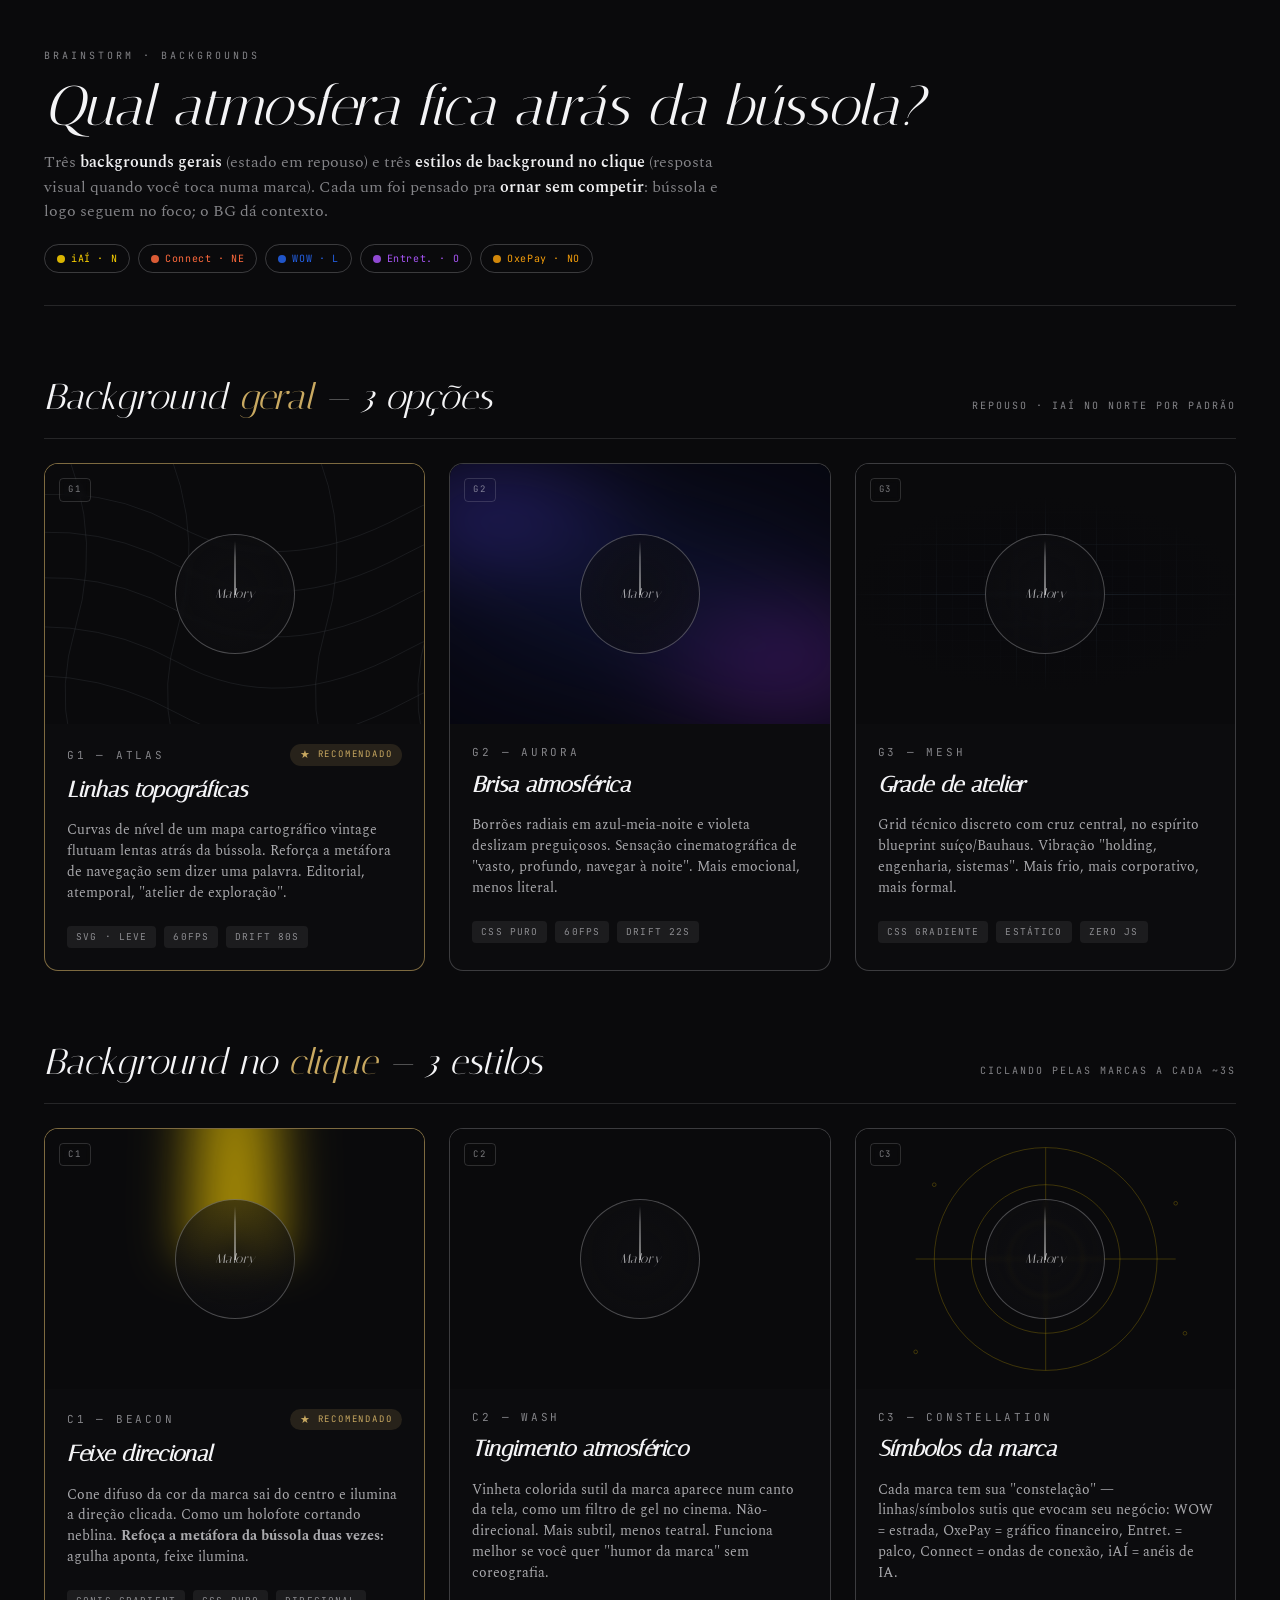
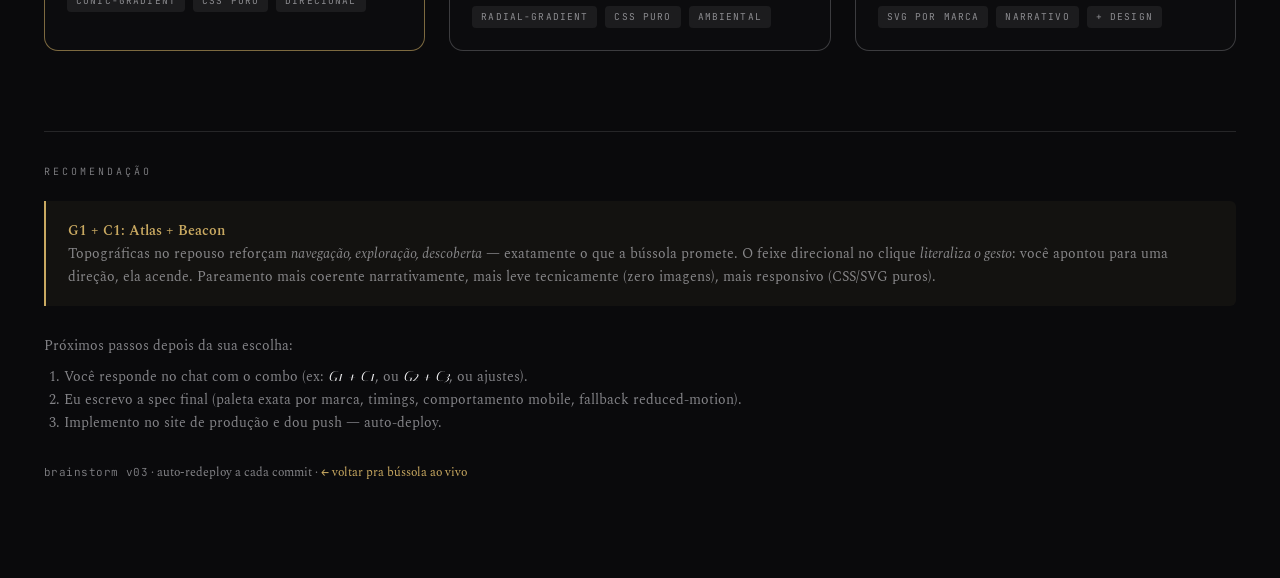
<file: brainstorm/index.html>
<!DOCTYPE html>
<html lang="pt-BR">
<head>
<meta charset="UTF-8">
<meta name="viewport" content="width=device-width, initial-scale=1, viewport-fit=cover">
<title>Brainstorm · Backgrounds</title>
<link rel="stylesheet" href="../shared/base.css">
<link rel="icon" href="/favicon.ico" sizes="any">
<link rel="icon" type="image/png" sizes="32x32" href="/favicon-32.png">
<link rel="icon" type="image/png" sizes="16x16" href="/favicon-16.png">
<link rel="apple-touch-icon" href="/apple-touch-icon.png">
<link rel="manifest" href="/site.webmanifest">
<meta name="theme-color" content="#0a0a0c">
<style>
:root{
  --bg:#0a0a0c; --ink:#0a0a0c;
  --paper:#f0f0f2;
  --line:rgba(232,232,236,.12);
  --line-strong:rgba(232,232,236,.22);
  --muted:rgba(232,232,236,.55);
  --hi:#f4f4f6;
  --gold:#c9a961;
  --iai:#ffd400; --connect:#ff6a3d; --wow:#2563eb; --ent:#a855f7; --oxe:#f59e0b;
}
*{box-sizing:border-box}
html,body{margin:0; background:var(--bg); color:var(--paper);
  font-family:'Spectral','Georgia',serif; font-weight:400; -webkit-font-smoothing:antialiased; }
.mono{font-family:'JetBrains Mono',monospace; letter-spacing:.04em; font-size:11px;}
.italic{font-family:'Italiana','Spectral',serif; font-style:italic;}

.wrap{ max-width:1240px; margin:0 auto; padding:48px 24px 96px; }
header{ margin-bottom:48px; border-bottom:1px solid var(--line); padding-bottom:32px; }
.eyebrow{ font-family:'JetBrains Mono',monospace; font-size:10px; letter-spacing:.3em; text-transform:uppercase; color:var(--muted); margin-bottom:14px; }
h1{ font-family:'Italiana','Spectral',serif; font-style:italic; font-weight:400; font-size:clamp(36px,5vw,56px); margin:0 0 14px; line-height:1.05; color:var(--hi); }
.lede{ color:var(--muted); max-width:680px; font-size:16px; line-height:1.55; }
.lede b{color:var(--paper); font-weight:600;}
.legend{ display:flex; flex-wrap:wrap; gap:8px; margin-top:20px; }
.brand-pill{ display:inline-flex; align-items:center; gap:6px; padding:6px 12px; border:1px solid var(--line-strong); border-radius:999px; font-family:'JetBrains Mono',monospace; font-size:10px; letter-spacing:.06em; color:var(--muted); }
.brand-pill::before{ content:''; width:8px; height:8px; border-radius:50%; background:currentColor; opacity:.85; }

section.block{ margin-top:64px; }
.section-head{ display:flex; align-items:baseline; justify-content:space-between; gap:24px; margin-bottom:24px; padding-bottom:14px; border-bottom:1px solid var(--line); }
.section-head h2{ font-family:'Italiana','Spectral',serif; font-style:italic; font-weight:400; font-size:clamp(24px,3.4vw,36px); margin:0; color:var(--hi); }
.section-head .meta{ font-family:'JetBrains Mono',monospace; font-size:10px; letter-spacing:.2em; text-transform:uppercase; color:var(--muted); white-space:nowrap; }

.grid{ display:grid; grid-template-columns:repeat(3, 1fr); gap:24px; }
@media (max-width:960px){ .grid{ grid-template-columns:1fr; } }

.card{ border:1px solid var(--line-strong); border-radius:14px; overflow:hidden; background:#0c0c0e;
  display:flex; flex-direction:column; transition:transform .35s ease, border-color .35s ease; }
.card.rec{ border-color:rgba(201,169,97,.6); }
.card.rec .rec-tag{ display:inline-flex; }
.rec-tag{ display:none; align-items:center; gap:6px; padding:4px 10px; border-radius:999px;
  background:rgba(201,169,97,.14); color:var(--gold); font-family:'JetBrains Mono',monospace; font-size:9px; letter-spacing:.2em; text-transform:uppercase; }
.rec-tag::before{ content:'★'; font-size:11px; line-height:1; }

.preview{ position:relative; height:260px; overflow:hidden; background:var(--bg); }
.preview .stage{ position:absolute; inset:0; }
.preview .compass-mini{
  position:absolute; left:50%; top:50%; transform:translate(-50%,-50%);
  width:120px; height:120px; border:1px solid rgba(232,232,236,.28); border-radius:50%;
  display:grid; place-items:center; z-index:5; backdrop-filter:blur(2px);
  background:radial-gradient(circle at 50% 45%, rgba(15,15,18,.8), rgba(15,15,18,.55) 70%, transparent);
}
.preview .compass-mini::before{
  content:''; position:absolute; width:1px; height:54px; background:linear-gradient(180deg, transparent, rgba(255,255,255,.55) 30%, #fff);
  top:6px; left:50%; transform:translateX(-50%); z-index:6;
}
.preview .compass-mini .center{ font-family:'Italiana','Spectral',serif; font-style:italic; font-size:13px; color:rgba(232,232,236,.7); letter-spacing:.04em; }

.card-body{ padding:20px 22px 22px; display:flex; flex-direction:column; gap:10px; }
.card-head{ display:flex; align-items:center; justify-content:space-between; gap:12px; }
.card-id{ font-family:'JetBrains Mono',monospace; font-size:11px; letter-spacing:.25em; color:var(--muted); }
.card-title{ font-family:'Italiana','Spectral',serif; font-style:italic; font-size:22px; line-height:1.1; color:var(--hi); margin:2px 0 8px; }
.card-desc{ font-size:13.5px; line-height:1.55; color:rgba(232,232,236,.72); }
.card-meta{ display:flex; flex-wrap:wrap; gap:8px; margin-top:12px; }
.tag{ font-family:'JetBrains Mono',monospace; font-size:9.5px; letter-spacing:.12em; text-transform:uppercase; padding:4px 9px; border-radius:4px; background:rgba(232,232,236,.07); color:var(--muted); }

footer{ margin-top:80px; padding-top:32px; border-top:1px solid var(--line); color:var(--muted); font-size:14px; line-height:1.65; }
footer .italic{ color:var(--hi); }
footer .rec-block{ margin:20px 0; padding:18px 22px; border-left:2px solid var(--gold); background:rgba(201,169,97,.05); border-radius:0 6px 6px 0; }
footer .rec-block b{ color:var(--gold); font-weight:600; }

/* ============ G1 — ATLAS ============ */
.bg-atlas{ background:#0a0a0c; }
.bg-atlas .contour{ position:absolute; inset:-10%; opacity:.32; }
.bg-atlas .contour svg{ width:100%; height:100%; }
.bg-atlas .contour path{ fill:none; stroke:rgba(180,196,210,.42); stroke-width:.6; }
.bg-atlas .drift{ animation:atlasDrift 80s linear infinite; transform-origin:50% 50%; }
@keyframes atlasDrift{ from{transform:translate(0,0) rotate(0deg)} to{transform:translate(-3%,2%) rotate(360deg)} }

/* ============ G2 — AURORA ============ */
.bg-aurora{ background:#070710; }
.bg-aurora::before{ content:''; position:absolute; inset:-20%;
  background:
    radial-gradient(ellipse 55% 35% at 22% 28%, rgba(64,52,180,.55), transparent 60%),
    radial-gradient(ellipse 50% 40% at 78% 70%, rgba(120,40,180,.42), transparent 65%),
    radial-gradient(ellipse 70% 50% at 50% 50%, rgba(20,30,80,.5), transparent 75%);
  filter:blur(40px);
  animation:auroraShift 22s ease-in-out infinite alternate;
}
@keyframes auroraShift{
  0%{ transform:translate(0,0) scale(1); }
  100%{ transform:translate(2%,-3%) scale(1.05); }
}

/* ============ G3 — MESH ============ */
.bg-mesh{ background:#08080c; }
.bg-mesh::before{ content:''; position:absolute; inset:0; opacity:.30;
  background-image:
    linear-gradient(rgba(110,150,180,.32) 1px, transparent 1px),
    linear-gradient(90deg, rgba(110,150,180,.32) 1px, transparent 1px),
    linear-gradient(rgba(110,150,180,.10) 1px, transparent 1px),
    linear-gradient(90deg, rgba(110,150,180,.10) 1px, transparent 1px);
  background-size: 80px 80px, 80px 80px, 16px 16px, 16px 16px;
  background-position: 0 0, 0 0, 0 0, 0 0;
}
.bg-mesh::after{ content:''; position:absolute; inset:0;
  background:radial-gradient(ellipse 70% 50% at 50% 50%, transparent 0%, var(--bg) 75%);
}
.bg-mesh .crosshair{ position:absolute; inset:0; pointer-events:none; }
.bg-mesh .crosshair::before, .bg-mesh .crosshair::after{ content:''; position:absolute; background:rgba(110,150,180,.18); }
.bg-mesh .crosshair::before{ left:0; right:0; top:50%; height:1px; }
.bg-mesh .crosshair::after{ top:0; bottom:0; left:50%; width:1px; }

/* ============ C1 — BEACON ============ */
.click-c1 .stage{ background:#0a0a0c; overflow:hidden; --beam:#ffd400; }
.click-c1 .stage::before{
  content:''; position:absolute; left:50%; top:50%;
  width:520px; height:200px;
  background:radial-gradient(ellipse 480px 90px at 40px center, var(--beam) 0%, var(--beam) 18%, rgba(0,0,0,0) 80%);
  transform-origin:0 50%;
  transform:translate(0,-50%) rotate(-90deg);
  filter:blur(20px); opacity:.62;
  animation:beaconSweep 14s ease-in-out infinite;
  will-change:transform;
}
@keyframes beaconSweep{
  0%,   14%  { transform:translate(0,-50%) rotate(-90deg);  --beam:#ffd400; }  /* N · iAÍ */
  18%,  32%  { transform:translate(0,-50%) rotate(-45deg);  --beam:#ff6a3d; }  /* NE · Connect */
  36%,  50%  { transform:translate(0,-50%) rotate(0deg);    --beam:#2563eb; }  /* L · WOW */
  54%,  68%  { transform:translate(0,-50%) rotate(180deg);  --beam:#a855f7; }  /* O · Entret. */
  72%,  86%  { transform:translate(0,-50%) rotate(225deg);  --beam:#f59e0b; }  /* NO · OxePay */
  90%, 100%  { transform:translate(0,-50%) rotate(270deg);  --beam:#ffd400; }  /* volta N */
}

/* ============ C2 — WASH ============ */
.click-c2 .stage{ background:#0a0a0c; transition:background 1.6s ease; animation:washCycle 16s infinite; }
@keyframes washCycle{
  0%, 100% { background:
    radial-gradient(ellipse 80% 70% at 50% 50%, transparent 40%, #0a0a0c 90%),
    radial-gradient(ellipse 100% 80% at 50% 100%, rgba(255,212,0,.18), transparent 70%); }
  20% { background:
    radial-gradient(ellipse 80% 70% at 50% 50%, transparent 40%, #0a0a0c 90%),
    radial-gradient(ellipse 90% 80% at 100% 50%, rgba(37,99,235,.22), transparent 65%); }
  40% { background:
    radial-gradient(ellipse 80% 70% at 50% 50%, transparent 40%, #0a0a0c 90%),
    radial-gradient(ellipse 90% 80% at 0% 50%, rgba(168,85,247,.20), transparent 65%); }
  60% { background:
    radial-gradient(ellipse 80% 70% at 50% 50%, transparent 40%, #0a0a0c 90%),
    radial-gradient(ellipse 90% 70% at 100% 30%, rgba(255,106,61,.18), transparent 65%); }
  80% { background:
    radial-gradient(ellipse 80% 70% at 50% 50%, transparent 40%, #0a0a0c 90%),
    radial-gradient(ellipse 90% 70% at 0% 30%, rgba(245,158,11,.18), transparent 65%); }
}

/* ============ C3 — CONSTELLATION ============ */
.click-c3 .stage{ background:#0a0a0c; overflow:hidden; }
.click-c3 .layer{ position:absolute; inset:0; opacity:0; transition:opacity 1s ease; }
.click-c3 .layer.show{ opacity:.55; }
.click-c3 svg{ width:100%; height:100%; }
.click-c3 .l-iai path, .click-c3 .l-iai circle{ fill:none; stroke:rgba(255,212,0,.7); stroke-width:.6; }
.click-c3 .l-wow path, .click-c3 .l-wow line{ fill:none; stroke:rgba(37,99,235,.7); stroke-width:.6; }
.click-c3 .l-ent path, .click-c3 .l-ent line{ fill:none; stroke:rgba(168,85,247,.7); stroke-width:.6; }
.click-c3 .l-oxe path, .click-c3 .l-oxe line{ fill:none; stroke:rgba(245,158,11,.7); stroke-width:.6; }
.click-c3 .l-con path, .click-c3 .l-con line{ fill:none; stroke:rgba(255,106,61,.7); stroke-width:.6; }

.label-direction{ position:absolute; top:14px; left:14px; z-index:8;
  font-family:'JetBrains Mono',monospace; font-size:9px; letter-spacing:.2em; text-transform:uppercase;
  color:rgba(232,232,236,.5); padding:4px 8px; border:1px solid rgba(232,232,236,.16); border-radius:4px; backdrop-filter:blur(3px); }

</style>
</head>
<body>
<div class="wrap">

<header>
  <div class="eyebrow">Brainstorm · Backgrounds</div>
  <h1>Qual atmosfera fica atrás da bússola?</h1>
  <p class="lede">
    Três <b>backgrounds gerais</b> (estado em repouso) e três <b>estilos de background no clique</b>
    (resposta visual quando você toca numa marca). Cada um foi pensado pra <b>ornar sem competir</b>:
    bússola e logo seguem no foco; o BG dá contexto.
  </p>
  <div class="legend">
    <span class="brand-pill" style="color:#ffd400">iAÍ · N</span>
    <span class="brand-pill" style="color:#ff6a3d">Connect · NE</span>
    <span class="brand-pill" style="color:#2563eb">WOW · L</span>
    <span class="brand-pill" style="color:#a855f7">Entret. · O</span>
    <span class="brand-pill" style="color:#f59e0b">OxePay · NO</span>
  </div>
</header>

<section class="block">
  <div class="section-head">
    <h2>Background <span style="color:var(--gold)">geral</span> — 3 opções</h2>
    <span class="meta">repouso · iAÍ no norte por padrão</span>
  </div>
  <div class="grid">

    <article class="card rec">
      <div class="preview">
        <div class="stage bg-atlas">
          <div class="contour drift">
            <svg viewBox="0 0 400 300" preserveAspectRatio="xMidYMid slice" aria-hidden="true">
              <g>
                <path d="M-50,80 Q60,40 150,90 T350,80 T550,100"/>
                <path d="M-50,110 Q60,75 150,125 T350,115 T550,135"/>
                <path d="M-50,150 Q60,115 150,165 T350,155 T550,175"/>
                <path d="M-50,190 Q60,160 150,210 T350,200 T550,220"/>
                <path d="M-50,230 Q60,205 150,255 T350,245 T550,265"/>
                <path d="M30,-20 Q90,80 60,180 T100,360"/>
                <path d="M120,-20 Q180,80 150,180 T190,360"/>
                <path d="M250,-20 Q310,80 280,180 T320,360"/>
                <path d="M340,-20 Q400,80 370,180 T410,360"/>
              </g>
            </svg>
          </div>
        </div>
        <div class="compass-mini"><span class="center">Malory</span></div>
        <span class="label-direction">G1</span>
      </div>
      <div class="card-body">
        <div class="card-head">
          <span class="card-id">G1 — ATLAS</span>
          <span class="rec-tag">recomendado</span>
        </div>
        <h3 class="card-title">Linhas topográficas</h3>
        <p class="card-desc">Curvas de nível de um mapa cartográfico vintage flutuam lentas atrás da bússola.
        Reforça a metáfora de navegação sem dizer uma palavra. Editorial, atemporal, "atelier de exploração".</p>
        <div class="card-meta">
          <span class="tag">SVG · leve</span>
          <span class="tag">60fps</span>
          <span class="tag">drift 80s</span>
        </div>
      </div>
    </article>

    <article class="card">
      <div class="preview">
        <div class="stage bg-aurora"></div>
        <div class="compass-mini"><span class="center">Malory</span></div>
        <span class="label-direction">G2</span>
      </div>
      <div class="card-body">
        <div class="card-head">
          <span class="card-id">G2 — AURORA</span>
        </div>
        <h3 class="card-title">Brisa atmosférica</h3>
        <p class="card-desc">Borrões radiais em azul-meia-noite e violeta deslizam preguiçosos.
        Sensação cinematográfica de "vasto, profundo, navegar à noite". Mais emocional, menos literal.</p>
        <div class="card-meta">
          <span class="tag">CSS puro</span>
          <span class="tag">60fps</span>
          <span class="tag">drift 22s</span>
        </div>
      </div>
    </article>

    <article class="card">
      <div class="preview">
        <div class="stage bg-mesh">
          <div class="crosshair"></div>
        </div>
        <div class="compass-mini"><span class="center">Malory</span></div>
        <span class="label-direction">G3</span>
      </div>
      <div class="card-body">
        <div class="card-head">
          <span class="card-id">G3 — MESH</span>
        </div>
        <h3 class="card-title">Grade de atelier</h3>
        <p class="card-desc">Grid técnico discreto com cruz central, no espírito blueprint suíço/Bauhaus.
        Vibração "holding, engenharia, sistemas". Mais frio, mais corporativo, mais formal.</p>
        <div class="card-meta">
          <span class="tag">CSS gradiente</span>
          <span class="tag">estático</span>
          <span class="tag">zero JS</span>
        </div>
      </div>
    </article>

  </div>
</section>

<section class="block">
  <div class="section-head">
    <h2>Background no <span style="color:var(--gold)">clique</span> — 3 estilos</h2>
    <span class="meta">ciclando pelas marcas a cada ~3s</span>
  </div>
  <div class="grid">

    <article class="card rec">
      <div class="preview click-c1">
        <div class="stage"></div>
        <div class="compass-mini"><span class="center">Malory</span></div>
        <span class="label-direction">C1</span>
      </div>
      <div class="card-body">
        <div class="card-head">
          <span class="card-id">C1 — BEACON</span>
          <span class="rec-tag">recomendado</span>
        </div>
        <h3 class="card-title">Feixe direcional</h3>
        <p class="card-desc">Cone difuso da cor da marca sai do centro e ilumina a direção clicada.
        Como um holofote cortando neblina. <b>Refoça a metáfora da bússola duas vezes:</b> agulha aponta, feixe ilumina.</p>
        <div class="card-meta">
          <span class="tag">conic-gradient</span>
          <span class="tag">CSS puro</span>
          <span class="tag">direcional</span>
        </div>
      </div>
    </article>

    <article class="card">
      <div class="preview click-c2">
        <div class="stage"></div>
        <div class="compass-mini"><span class="center">Malory</span></div>
        <span class="label-direction">C2</span>
      </div>
      <div class="card-body">
        <div class="card-head">
          <span class="card-id">C2 — WASH</span>
        </div>
        <h3 class="card-title">Tingimento atmosférico</h3>
        <p class="card-desc">Vinheta colorida sutil da marca aparece num canto da tela, como um filtro de gel no cinema.
        Não-direcional. Mais subtil, menos teatral. Funciona melhor se você quer "humor da marca" sem coreografia.</p>
        <div class="card-meta">
          <span class="tag">radial-gradient</span>
          <span class="tag">CSS puro</span>
          <span class="tag">ambiental</span>
        </div>
      </div>
    </article>

    <article class="card">
      <div class="preview click-c3">
        <div class="stage">
          <div class="layer l-iai show">
            <svg viewBox="0 0 400 280">
              <circle cx="200" cy="140" r="40"/>
              <circle cx="200" cy="140" r="80"/>
              <circle cx="200" cy="140" r="120"/>
              <path d="M60,140 L340,140 M200,20 L200,260"/>
              <circle cx="80" cy="60" r="2"/>
              <circle cx="340" cy="80" r="2"/>
              <circle cx="60" cy="240" r="2"/>
              <circle cx="350" cy="220" r="2"/>
            </svg>
          </div>
          <div class="layer l-con">
            <svg viewBox="0 0 400 280">
              <path d="M40,200 Q120,140 200,180 T360,140"/>
              <path d="M40,180 Q120,120 200,160 T360,120"/>
              <path d="M40,220 Q120,160 200,200 T360,160"/>
              <line x1="80" y1="100" x2="120" y2="140"/>
              <line x1="280" y1="80" x2="320" y2="120"/>
            </svg>
          </div>
          <div class="layer l-wow">
            <svg viewBox="0 0 400 280">
              <path d="M0,200 L400,200"/>
              <path d="M0,210 L400,210"/>
              <path d="M40,200 L80,160 L160,160 L200,200"/>
              <path d="M240,200 L280,170 L350,170 L380,200"/>
              <line x1="0" y1="220" x2="40" y2="220"/>
              <line x1="80" y1="220" x2="120" y2="220"/>
              <line x1="160" y1="220" x2="200" y2="220"/>
              <line x1="240" y1="220" x2="280" y2="220"/>
              <line x1="320" y1="220" x2="360" y2="220"/>
            </svg>
          </div>
          <div class="layer l-ent">
            <svg viewBox="0 0 400 280">
              <path d="M80,40 L80,100 M200,40 L200,100 M320,40 L320,100"/>
              <path d="M60,100 Q80,140 100,100 M180,100 Q200,150 220,100 M300,100 Q320,140 340,100"/>
              <line x1="60" y1="40" x2="100" y2="40"/>
              <line x1="180" y1="40" x2="220" y2="40"/>
              <line x1="300" y1="40" x2="340" y2="40"/>
              <circle cx="80" cy="200" r="3"/>
              <circle cx="200" cy="220" r="3"/>
              <circle cx="320" cy="200" r="3"/>
            </svg>
          </div>
          <div class="layer l-oxe">
            <svg viewBox="0 0 400 280">
              <line x1="40" y1="240" x2="360" y2="240"/>
              <line x1="40" y1="240" x2="40" y2="80"/>
              <path d="M40,200 L100,180 L160,210 L220,150 L280,170 L360,90"/>
              <circle cx="100" cy="180" r="3"/>
              <circle cx="160" cy="210" r="3"/>
              <circle cx="220" cy="150" r="3"/>
              <circle cx="280" cy="170" r="3"/>
            </svg>
          </div>
        </div>
        <div class="compass-mini"><span class="center">Malory</span></div>
        <span class="label-direction">C3</span>
      </div>
      <div class="card-body">
        <div class="card-head">
          <span class="card-id">C3 — CONSTELLATION</span>
        </div>
        <h3 class="card-title">Símbolos da marca</h3>
        <p class="card-desc">Cada marca tem sua "constelação" — linhas/símbolos sutis que evocam seu negócio:
        WOW = estrada, OxePay = gráfico financeiro, Entret. = palco, Connect = ondas de conexão, iAÍ = anéis de IA.</p>
        <div class="card-meta">
          <span class="tag">SVG por marca</span>
          <span class="tag">narrativo</span>
          <span class="tag">+ design</span>
        </div>
      </div>
    </article>

  </div>
</section>

<footer>
  <div class="mono" style="font-size:10px; letter-spacing:.3em; color:var(--muted); margin-bottom:14px;">RECOMENDAÇÃO</div>
  <div class="rec-block">
    <b>G1 + C1: Atlas + Beacon</b><br>
    Topográficas no repouso reforçam <i>navegação, exploração, descoberta</i> — exatamente o que a bússola promete.
    O feixe direcional no clique <i>literaliza o gesto</i>: você apontou para uma direção, ela acende.
    Pareamento mais coerente narrativamente, mais leve tecnicamente (zero imagens), mais responsivo (CSS/SVG puros).
  </div>

  <div style="margin-top:28px;">
    Próximos passos depois da sua escolha:
    <ol style="margin-top:8px; padding-left:20px; color:var(--muted);">
      <li>Você responde no chat com o combo (ex: <i class="italic">G1 + C1</i>, ou <i class="italic">G2 + C3</i>, ou ajustes).</li>
      <li>Eu escrevo a spec final (paleta exata por marca, timings, comportamento mobile, fallback reduced-motion).</li>
      <li>Implemento no site de produção e dou push — auto-deploy.</li>
    </ol>
  </div>

  <div style="margin-top:28px; font-size:12px; color:var(--muted);">
    <span class="mono">brainstorm v03</span> · auto-redeploy a cada commit · <a href="../" style="color:var(--gold); text-decoration:none;">← voltar pra bússola ao vivo</a>
  </div>
</footer>

</div>

<script>
/* C3 — cicla pelas 5 marcas a cada 2.4s */
(function(){
  var layers = document.querySelectorAll('.click-c3 .layer');
  if(!layers.length) return;
  var idx = 0;
  setInterval(function(){
    layers.forEach(function(l){ l.classList.remove('show'); });
    idx = (idx + 1) % layers.length;
    layers[idx].classList.add('show');
  }, 2400);
})();
</script>

</body>
</html>
</file>
<file: shared/base.css>
/* === Grupo Malory — Shared Base === */
@import url('https://fonts.googleapis.com/css2?family=Marcellus&family=Albert+Sans:wght@200;300;400;500;600;700;800&family=Spectral:ital,wght@0,300;0,400;0,500;0,600;1,300;1,400&family=JetBrains+Mono:wght@300;400;500&family=Italiana&family=Cinzel:wght@400;500;600&family=Montserrat:wght@500;700;800&display=swap');

:root {
  /* Malory blue gradient */
  --malory-deep: oklch(0.28 0.18 264);
  --malory-royal: oklch(0.45 0.22 262);
  --malory-light: oklch(0.68 0.18 260);
  --malory-ice: oklch(0.92 0.04 258);

  /* Neutrals tinted toward malory hue */
  --ink: oklch(0.18 0.02 260);
  --ink-soft: oklch(0.32 0.02 260);
  --paper: oklch(0.97 0.005 260);
  --paper-warm: oklch(0.95 0.008 80);
  --canvas-dark: oklch(0.12 0.02 260);
  --canvas-deep: oklch(0.08 0.02 260);

  /* Sub-brand hint colors (refined from logos) */
  --c-connect: oklch(0.55 0.18 248);
  --c-oxepay: oklch(0.62 0.18 170);
  --c-wowlog: oklch(0.55 0.15 32);
  --c-entret: oklch(0.45 0.20 320);
  --c-iai: oklch(0.62 0.15 200);

  /* Type scale fluid */
  --t-xs: clamp(0.72rem, 0.65rem + 0.3vw, 0.78rem);
  --t-sm: clamp(0.85rem, 0.78rem + 0.35vw, 0.93rem);
  --t-base: clamp(1rem, 0.92rem + 0.4vw, 1.1rem);
  --t-lg: clamp(1.25rem, 1.1rem + 0.7vw, 1.5rem);
  --t-xl: clamp(1.6rem, 1.3rem + 1.3vw, 2.1rem);
  --t-2xl: clamp(2.2rem, 1.6rem + 2.8vw, 3.5rem);
  --t-3xl: clamp(3.2rem, 2.2rem + 5vw, 6rem);
  --t-4xl: clamp(4.5rem, 3rem + 8vw, 10rem);

  /* Space scale */
  --s-1: 4px; --s-2: 8px; --s-3: 12px; --s-4: 16px;
  --s-6: 24px; --s-8: 32px; --s-10: 40px; --s-12: 48px;
  --s-16: 64px; --s-24: 96px; --s-32: 128px;

  --ease-out-expo: cubic-bezier(0.16, 1, 0.3, 1);
  --ease-out-quart: cubic-bezier(0.25, 1, 0.5, 1);
  --ease-soft: cubic-bezier(0.4, 0, 0.2, 1);
}

* { margin: 0; padding: 0; box-sizing: border-box; }
html { -webkit-font-smoothing: antialiased; -moz-osx-font-smoothing: grayscale; }
body { font-family: 'Albert Sans', system-ui, sans-serif; font-weight: 300; line-height: 1.5; overflow-x: hidden; }
::selection { background: var(--malory-royal); color: var(--paper); }

img { display: block; max-width: 100%; height: auto; }
button { font: inherit; cursor: pointer; border: none; background: none; color: inherit; }

/* Utility */
.serif { font-family: 'Spectral', Georgia, serif; }
.italic-display { font-family: 'Italiana', 'Spectral', Georgia, serif; font-style: normal; }
.mono { font-family: 'JetBrains Mono', ui-monospace, monospace; font-weight: 300; }
.eyebrow {
  font-family: 'JetBrains Mono', monospace;
  font-size: var(--t-xs);
  letter-spacing: 0.4em;
  text-transform: uppercase;
  font-weight: 400;
}
.brand-grad {
  background: linear-gradient(90deg, var(--malory-deep), var(--malory-royal) 50%, var(--malory-light));
  background-clip: text;
  -webkit-background-clip: text;
  color: transparent;
}

/* Version nav bar shared */
.version-nav {
  position: fixed;
  top: 16px;
  left: 50%;
  transform: translateX(-50%);
  z-index: 1000;
  display: flex;
  gap: 4px;
  padding: 6px;
  background: oklch(0.18 0.02 260 / 0.6);
  backdrop-filter: blur(20px) saturate(180%);
  -webkit-backdrop-filter: blur(20px) saturate(180%);
  border: 1px solid oklch(1 0 0 / 0.08);
  border-radius: 100px;
  font-family: 'JetBrains Mono', monospace;
  font-size: 11px;
  letter-spacing: 0.1em;
}
.version-nav a {
  padding: 6px 10px;
  border-radius: 100px;
  color: oklch(1 0 0 / 0.6);
  text-decoration: none;
  transition: all 0.3s var(--ease-out-quart);
}
.version-nav a:hover { color: var(--paper); background: oklch(1 0 0 / 0.08); }
.version-nav a.active { background: var(--malory-royal); color: var(--paper); }
@media (max-width: 700px) {
  .version-nav { font-size: 9px; padding: 4px; }
  .version-nav a { padding: 4px 7px; }
}
.version-nav.dark-on-light { background: oklch(0.18 0.02 260 / 0.92); }

/* CSS-only fade-in (no JS dependency — works even if GSAP CDN fails) */
@keyframes foucFade {
  from { opacity: 0; transform: translateY(20px); }
  to   { opacity: 1; transform: translateY(0); }
}
.fade-in {
  opacity: 0;
  animation: foucFade 1.4s cubic-bezier(0.16, 1, 0.3, 1) 0.2s forwards;
}
.fade-in:nth-of-type(2) { animation-delay: 0.30s; }
.fade-in:nth-of-type(3) { animation-delay: 0.40s; }
.fade-in:nth-of-type(4) { animation-delay: 0.50s; }
.fade-in:nth-of-type(5) { animation-delay: 0.60s; }
.fade-in:nth-of-type(6) { animation-delay: 0.70s; }

/* .reveal still uses GSAP ScrollTrigger; safety fallback in init.js
   forces opacity:1 after 4s if anything is still hidden. */
.reveal { opacity: 0; }
.reveal.shown { opacity: 1; }
</file>
